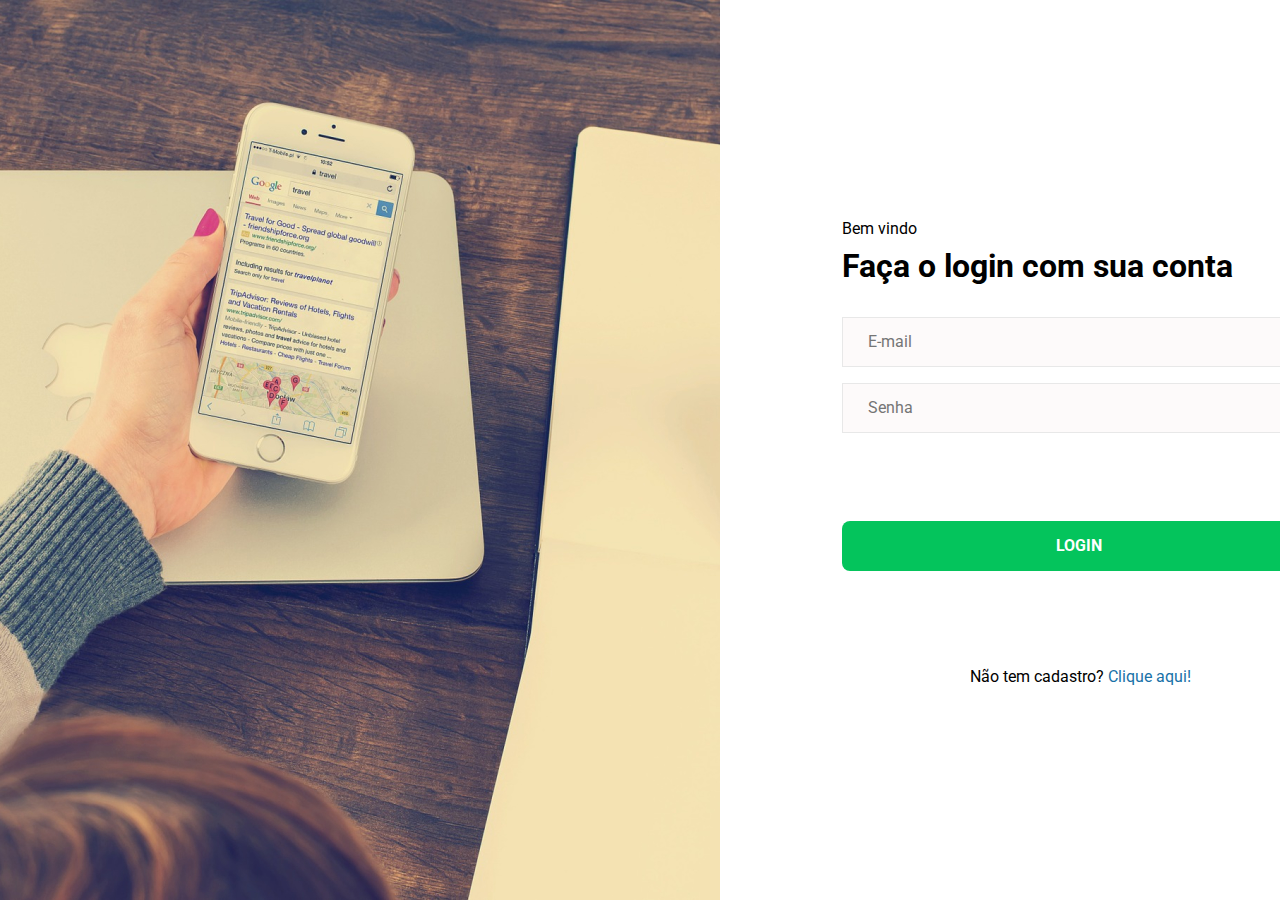
<file: index.html>
<!DOCTYPE html>
<html lang="en">
<head>
    <meta charset="UTF-8">
    <meta http-equiv="X-UA-Compatible" content="IE=edge">
    <meta name="viewport" content="width=device-width, initial-scale=1.0">
    <title>Login</title>
    <link rel="stylesheet" href="./css/global.css">
    <link rel="stylesheet" href="./css/login.css">
</head>
<body>
    <main class="container">
        <aside>
            <img src="./assets/Imagem Esquerda.jpg" alt="imagem da tela de login" class="img-tela-login">
        </aside>

        <div class="center"> 
            <section>
                <form>
                    <h3>Bem vindo</h3>
                    <h1>Faça o login com sua conta</h1>
                    
                    
                    <div>
                        <input type="email" id="email" name="email" placeholder="E-mail" class="input-login">
                        <input type="password" id="password" name="password" placeholder="Senha" class="input-login">
                        <strong></strong>
                    </div>
    
                    <button type="submit" class="button-success">LOGIN</button>
                </form>
    
                <p>
                    Não tem cadastro? <span>Clique aqui!</span>
                </p>
            </section>
        </div>
    </main>
</body>
<script src="./scripts/javascript.js"></script>
</html>
</file>
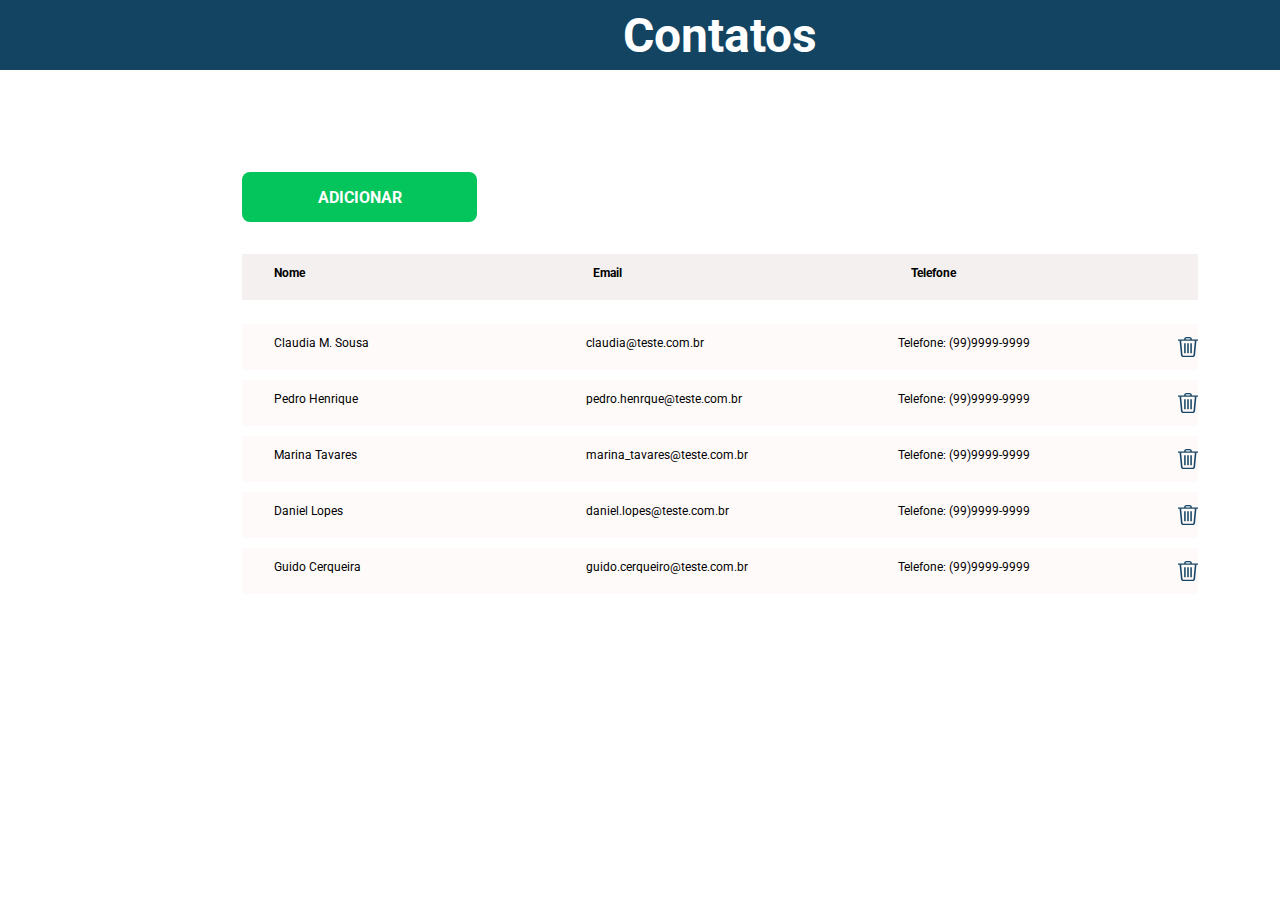
<file: pages/home/home.html>
<!DOCTYPE html>
<html lang="en">

<head>
    <meta charset="UTF-8">
    <meta http-equiv="X-UA-Compatible" content="IE=edge">
    <meta name="viewport" content="width=device-width, initial-scale=1.0">
    <title>Home</title>
    <link rel="stylesheet" href="../../css/global.css">
    <link rel="stylesheet" href="home.css">
</head>

<body>
    <div class="container">
        <header>
            <h1>Contatos</h1>
            <img src="../../assets/logout.svg" alt="icone de logout" class="logout">
        </header>

        <main>

            <button class="button-success button-Adicionar">ADICIONAR</button>

            <ul>
                <li class="ul-header">
                    <span>Nome</span>
                    <span>Email</span>
                    <span>Telefone</span>
                </li>
                <li>
                    <span> Claudia M. Sousa</span>
                    <span>claudia@teste.com.br</span>
                    <span>Telefone: (99)9999-9999</span>
                    <img src="../../assets/icon-trash.svg" alt="icone-deletar" class="pointer icon-Deletar">
                </li>
                <li>
                    <span>Pedro Henrique</span>
                    <span>pedro.henrque@teste.com.br</span>
                    <span>Telefone: (99)9999-9999</span>
                    <img src="../../assets/icon-trash.svg" alt="icone-deletar" class="pointer icon-Deletar">
                </li>
                <li>
                    <span>Marina Tavares</span>
                    <span>marina_tavares@teste.com.br</span>
                    <span>Telefone: (99)9999-9999</span>
                    <img src="../../assets/icon-trash.svg" alt="icone-deletar" class="pointer icon-Deletar">
                </li>
                <li>
                    <span>Daniel Lopes</span>
                    <span>daniel.lopes@teste.com.br</span>
                    <span>Telefone: (99)9999-9999</span>
                    <img src="../../assets/icon-trash.svg" alt="icone-deletar" class="pointer icon-Deletar">
                </li>
                <li>
                    <span>Guido Cerqueira</span>
                    <span>guido.cerqueiro@teste.com.br</span>
                    <span>Telefone: (99)9999-9999</span>
                    <img src="../../assets/icon-trash.svg" alt="icone-deletar" class="pointer icon-Deletar">
                </li>
            </ul>
        </main>

        <dialog class="dialog-add">
            <img src="../../assets/icon-close-dialog.svg" alt="close dialog" class="close-dialog-img close-dialog">
            
            <p class="p-add-dialog">Novo Contato</p>

            <input type="text" class="input-add-dialog" placeholder="Nome">
            <input type="email" class="input-add-dialog" placeholder="Email">
            <input type="tel" class="input-add-dialog" placeholder="Telefone">

            <button class="button-success button-success-dialog close-dialog">ADICIONAR</button>
            <button type="reset" class="button-danger button-danger-dialog close-dialog">LIMPAR</button>
        </dialog>

        <dialog class="dialog-delete">
            <img src="../../assets/icon-close-dialog.svg" alt="close dialog" class="close-dialog-img close-dialog">

            <p class="p-first-delete-dialog">Confirmar a exclusão?</p>
            <p class="p-second-delete-dialog">Deseja excluir o contato?</p>

            <button class="button-success button-success-dialog close-dialog">EXCLUIR</button>
            <button class="button-danger button-danger-dialog close-dialog">CANCELAR</button>
        </dialog>
    </div>
</body>
<script src="home.js"></script>

</html>
</file>
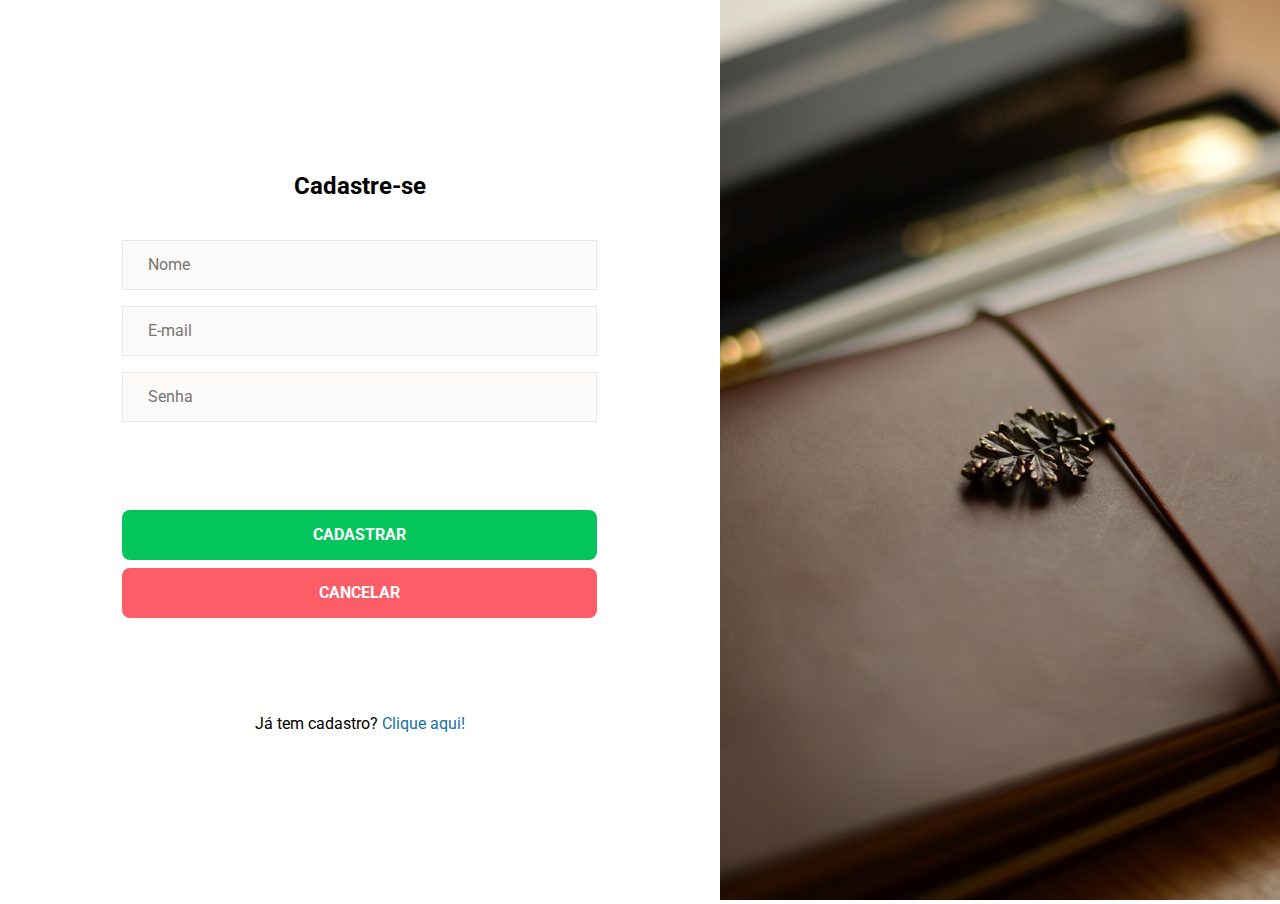
<file: pages/singup/singup.html>
<!DOCTYPE html>
<html lang="pt-br">
<head>
    <meta charset="UTF-8">
    <meta http-equiv="X-UA-Compatible" content="IE=edge">
    <meta name="viewport" content="width=device-width, initial-scale=1.0">
    <title>Sing up</title>
    <link rel="stylesheet" href="../../css/global.css">
    <link rel="stylesheet" href="./sing up.css">
</head>
<body>
    <main class="container">

        <div class="center"> 
            <section>
                <form>
                    <h1>Cadastre-se</h1>
                    
                    <div>
                        <input type="text" id="name" name="name" placeholder="Nome" class="input-login">

                        <input type="email" id="email" name="email" placeholder="E-mail" class="input-login">

                        <input type="password" id="password" name="password" placeholder="Senha" class="input-login">
                        <strong></strong>
                    </div>
    
                    <button type="submit" class="button-success">CADASTRAR</button>
                    <button type="reset" class="button-danger">CANCELAR</button>
                </form>
    
                <p>
                    Já tem cadastro? <span>Clique aqui!</span>
                </p>
            </section>
        </div>

        <aside>
            <img src="../../assets/Imagem Direita.jpg" alt="imagem da tela de login" class="img-tela-login">
        </aside>
    </main>
</body>
<script src="sing up.js"></script>
</html>
</file>
<file: css/global.css>
@import url('https://fonts.googleapis.com/css2?family=Roboto:wght@400;500;700&display=swap');

* {
    margin: 0;
    padding: 0;
    box-sizing: border-box;
    font-family: 'Roboto';
}

strong {
    display: block;
    text-align: center;
    color: red;
}

.container {
    display: flex;
    align-items: center;
    justify-content: center;
    width: 1440px;
    min-height: 100vh;
    margin: 0 auto;
    background-color: #FFF;
}

.center {
    display: flex;
    flex-direction: column;
    align-items: center;
    justify-content: center;
    width: 100vh;
}

.img-tela-login {
    width: 720px;
    height: 100vh;
}

.input-login {
    width: 475px;
    height: 50px;
    padding: 15px;
    background-color: #FDFAFA;
    border: solid 1px #E8E8E8;
    font-weight: 400;
    font-size: 16px;
    line-height: 19px;
}

.input-login::placeholder {
    padding: 10px;
    font-weight: 400;
    font-size: 16px;
    line-height: 19px;
}

.button-success {
    width: 475px;
    height: 50px;
    background-color: #04C45C;
    color: #FFFFFF;
    border-radius: 8px;
    border: none;
    font-weight: 700;
    font-size: 16px;
    line-height: 19px;
    cursor: pointer;
}

.button-danger {
    width: 475px;
    height: 50px;
    background: #fb0615a6;
    color: #FFFFFF;
    border-radius: 8px;
    border: none;
    font-weight: 700;
    font-size: 16px;
    line-height: 19px;
    cursor: pointer;
}

.pointer{
    cursor: pointer;
}
</file>
<file: css/login.css>
section {
    display: flex;
    flex-direction: column;
    justify-content: center;
    align-items: center;
    width: 477px;
}
form h3 {
    margin-bottom: 9px;
    font-weight: 400;
    font-size: 16px;
}
form h1 {
    font-weight: 700;
    font-size: 32px;
    line-height: 38px;
    margin-bottom: 32px;
}
.input-login{
    margin-bottom: 16px;
}
.button-success{
    margin: 72px 0 96px;
}
span{
    color: #1972A8;
    cursor: pointer;
}
</file>
<file: pages/home/home.css>
@import url('https://fonts.googleapis.com/css2?family=Rokkitt:wght@700&display=swap');

.container {
    flex-direction: column;
    min-height: 100%;
}

header {
    display: flex;
    justify-content: center;
    align-items: center;
    width: 100%;
    height: 70px;
    background-color: #134563;
    font-family: 'Rokkitt', serif;
    font-weight: 700;
    font-size: 24px;
    line-height: 27px;
    color: #FFFFFF;
    position: relative;
}

.logout {
    width: 18px;
    position: absolute;
    right: 32px;
    cursor: pointer;
}

main {
    width: 956px;
}

.button-success{
    margin: 102px 0 32px;
    width: 235px;
}

ul {
    list-style: none;
    font-family: 'Roboto';
}

li {
    display: flex;
    align-items: center;
    margin-bottom: 10px;
    height: 46px;
    background-color: #FFFAFA;
}

span {
    display: inline-block;
    flex-grow: 1;
    margin: 0 10px 8px 0;
    width: 114px;
    padding: 16px 32px;
    font-family: 'Roboto';
    font-style: normal;
    font-weight: 400;
    font-size: 12px;
    line-height: 14px;
}

img {
    width: 20px;
    height: 20px;
}

.ul-header {
    background-color: #F4F0F0;
    margin-bottom: 24px;
}

.ul-header span {
    font-family: 'Roboto';
    font-weight: 700;
    font-size: 12px;
    line-height: 14px;
}

dialog {
    width: 476px;
    background-color: #FFFDFD;
    margin: auto;
    border: none;
    border-radius: 8px;
    text-align: center;
    position: relative;
}

dialog::backdrop {
    background-color: #100F0F8F;
}

.close-dialog-img {
    width: 16px;
    position: absolute;
    right: 26px;
    top: 26px;
    cursor: pointer;
}

.p-add-dialog {
    font-family: 'Roboto';
    font-weight: 700;
    font-size: 24px;
    line-height: 28px;
    margin: 56px 0 40px;
}

.p-first-delete-dialog {
    font-family: 'Roboto';
    font-weight: 700;
    font-size: 24px;
    line-height: 28px;
    margin: 56px 0 24px;
}

.p-second-delete-dialog {
    margin-bottom: 30px;
    font-family: 'Roboto';
    font-weight: 400;
    font-size: 14px;
    line-height: 16px;
}

.input-add-dialog {
    width: 365px;
    height: 50px;
    margin-bottom: 17px;
    padding: 15px;
    background-color: #FDFAFA;
    border: solid 1px #E8E8E8;
    font-weight: 400;
    font-size: 16px;
    line-height: 19px;
}

.input-add-dialog::placeholder {
    padding: 10px;
    font-weight: 400;
    font-size: 16px;
    line-height: 19px;
}

.button-success-dialog,
.button-danger-dialog {
    width: 365px;
}

.button-success-dialog {
    margin: 55px 0 8px;
}

.button-danger-dialog {
    margin-bottom: 56px;
}
</file>
<file: pages/singup/sing up.css>
form h1 {
    margin-bottom: 40px;
    font-weight: 700;
    font-size: 24px;
    line-height: 28px;
    text-align: center;
}
section {
    display: flex;
    flex-direction: column;
    justify-content: center;
    align-items: center;
    width: 477px;
}
input{
    margin-bottom: 16px;
}
.button-success{
    margin: 72px 0 8px;
}
.button-danger{
    margin-bottom: 96px;
}
span{
    color: #1972A8;
    cursor: pointer;
}
</file>
